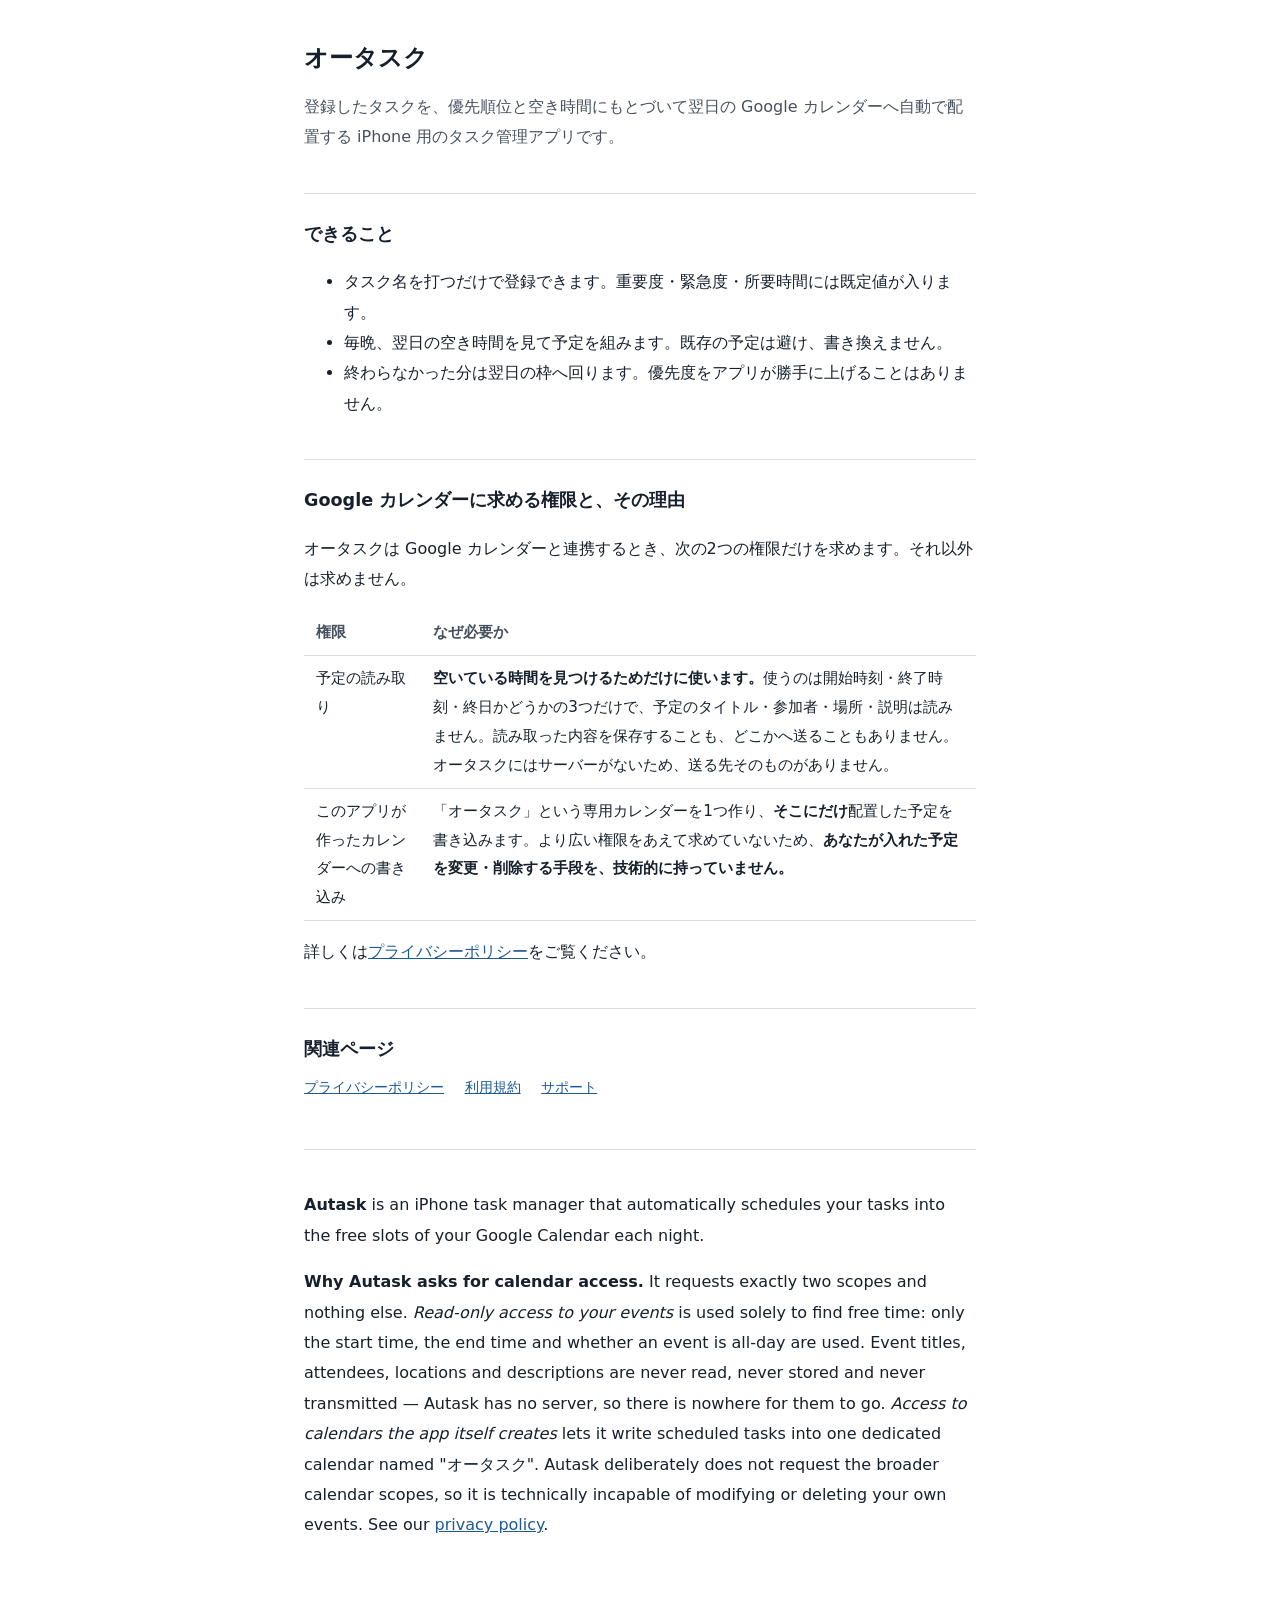
<file: index.html>
<!doctype html>
<html lang="ja">
<head>
<meta charset="utf-8">
<meta name="viewport" content="width=device-width, initial-scale=1">
<title>オータスク（Autask）</title>
<link rel="stylesheet" href="./style.css">
</head>
<body>
<h1>オータスク</h1>
<p class="lead">登録したタスクを、優先順位と空き時間にもとづいて翌日の Google カレンダーへ自動で配置する iPhone 用のタスク管理アプリです。</p>

<h2>できること</h2>
<ul>
  <li>タスク名を打つだけで登録できます。重要度・緊急度・所要時間には既定値が入ります。</li>
  <li>毎晩、翌日の空き時間を見て予定を組みます。既存の予定は避け、書き換えません。</li>
  <li>終わらなかった分は翌日の枠へ回ります。優先度をアプリが勝手に上げることはありません。</li>
</ul>

<h2>Google カレンダーに求める権限と、その理由</h2>
<p>オータスクは Google カレンダーと連携するとき、次の2つの権限だけを求めます。それ以外は求めません。</p>
<table>
  <tr><th>権限</th><th>なぜ必要か</th></tr>
  <tr>
    <td>予定の読み取り</td>
    <td><strong>空いている時間を見つけるためだけに使います。</strong>使うのは開始時刻・終了時刻・終日かどうかの3つだけで、予定のタイトル・参加者・場所・説明は読みません。読み取った内容を保存することも、どこかへ送ることもありません。オータスクにはサーバーがないため、送る先そのものがありません。</td>
  </tr>
  <tr>
    <td>このアプリが作ったカレンダーへの書き込み</td>
    <td>「オータスク」という専用カレンダーを1つ作り、<strong>そこにだけ</strong>配置した予定を書き込みます。より広い権限をあえて求めていないため、<strong>あなたが入れた予定を変更・削除する手段を、技術的に持っていません。</strong></td>
  </tr>
</table>
<p>詳しくは<a href="https://autask.takec02.com/privacy.html">プライバシーポリシー</a>をご覧ください。</p>

<h2>関連ページ</h2>
<nav>
  <a href="https://autask.takec02.com/privacy.html">プライバシーポリシー</a>
  <a href="https://autask.takec02.com/terms.html">利用規約</a>
  <a href="https://autask.takec02.com/support.html">サポート</a>
</nav>

<div class="en">
<p><strong>Autask</strong> is an iPhone task manager that automatically schedules your tasks into the free slots of your Google Calendar each night.</p>
<p><strong>Why Autask asks for calendar access.</strong> It requests exactly two scopes and nothing else. <em>Read-only access to your events</em> is used solely to find free time: only the start time, the end time and whether an event is all-day are used. Event titles, attendees, locations and descriptions are never read, never stored and never transmitted — Autask has no server, so there is nowhere for them to go. <em>Access to calendars the app itself creates</em> lets it write scheduled tasks into one dedicated calendar named "オータスク". Autask deliberately does not request the broader calendar scopes, so it is technically incapable of modifying or deleting your own events. See our <a href="https://autask.takec02.com/privacy.html">privacy policy</a>.</p>
</div>
</body>
</html>
</file>
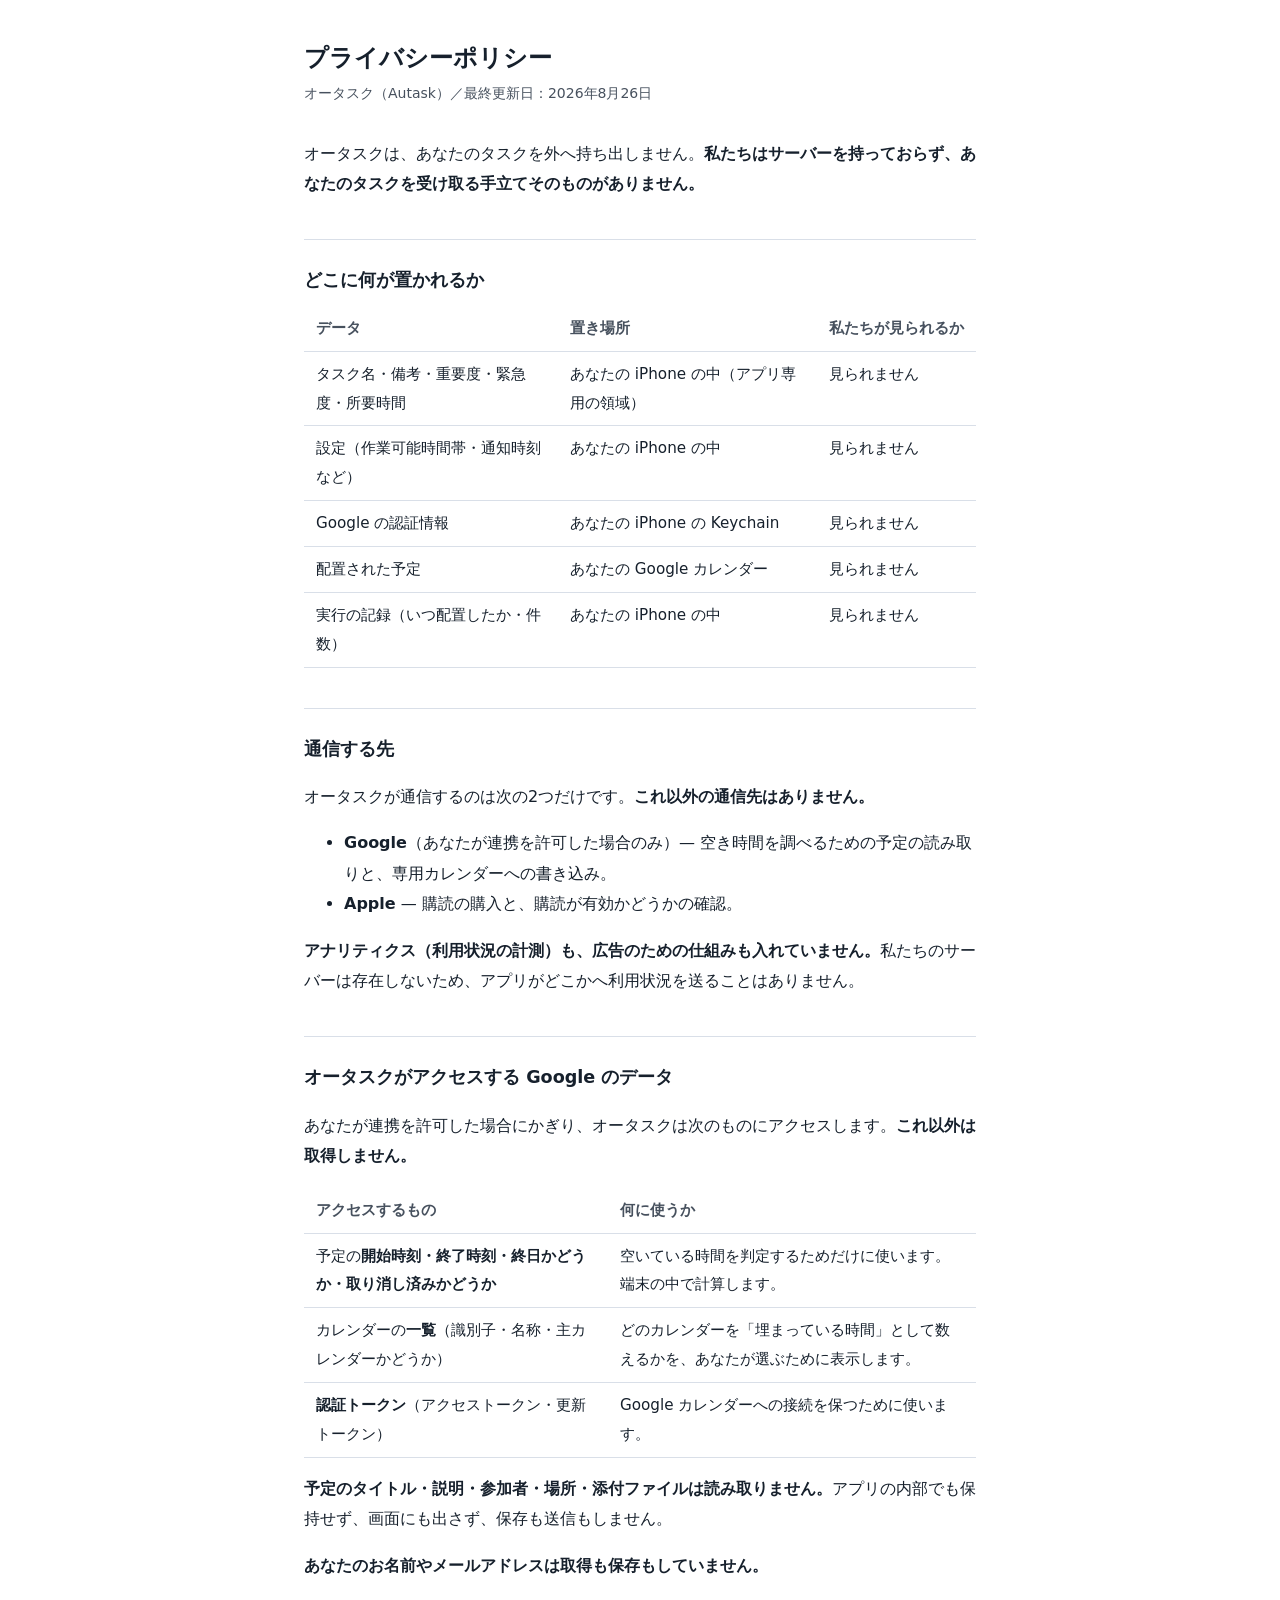
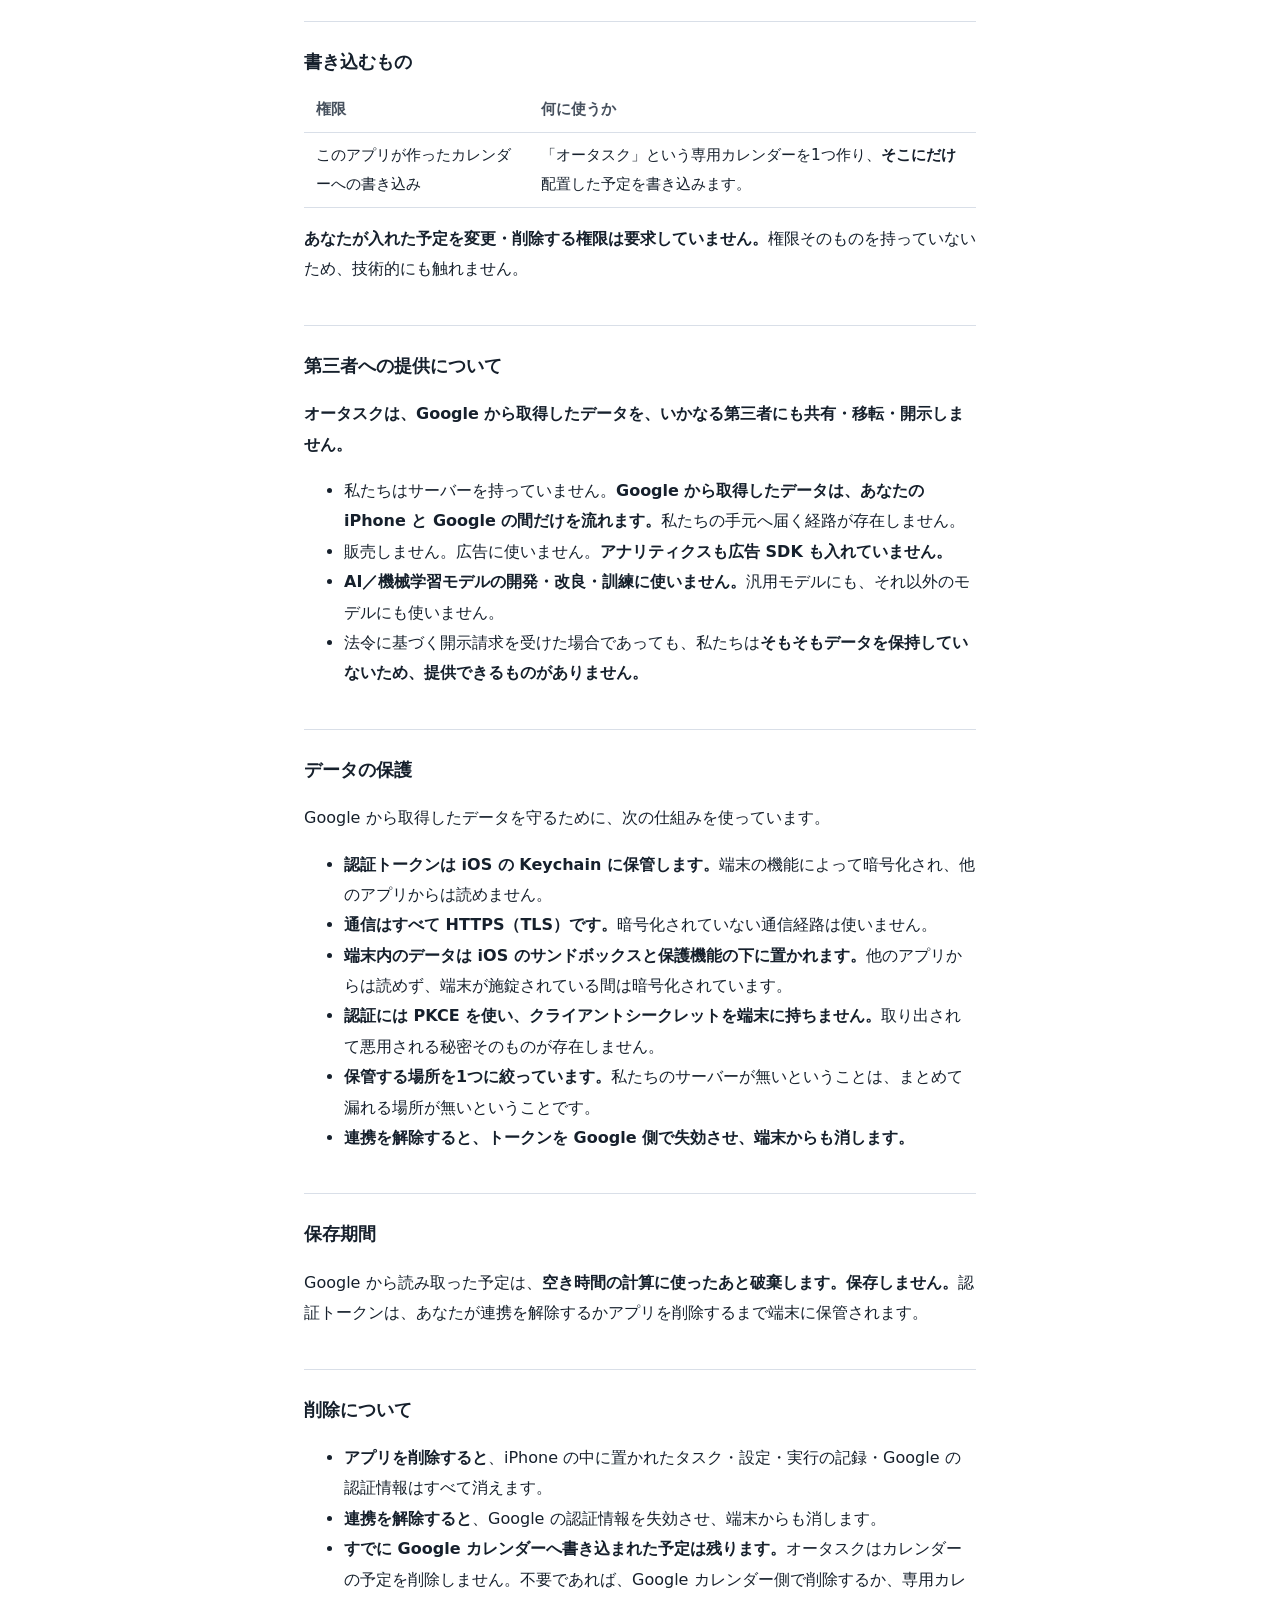
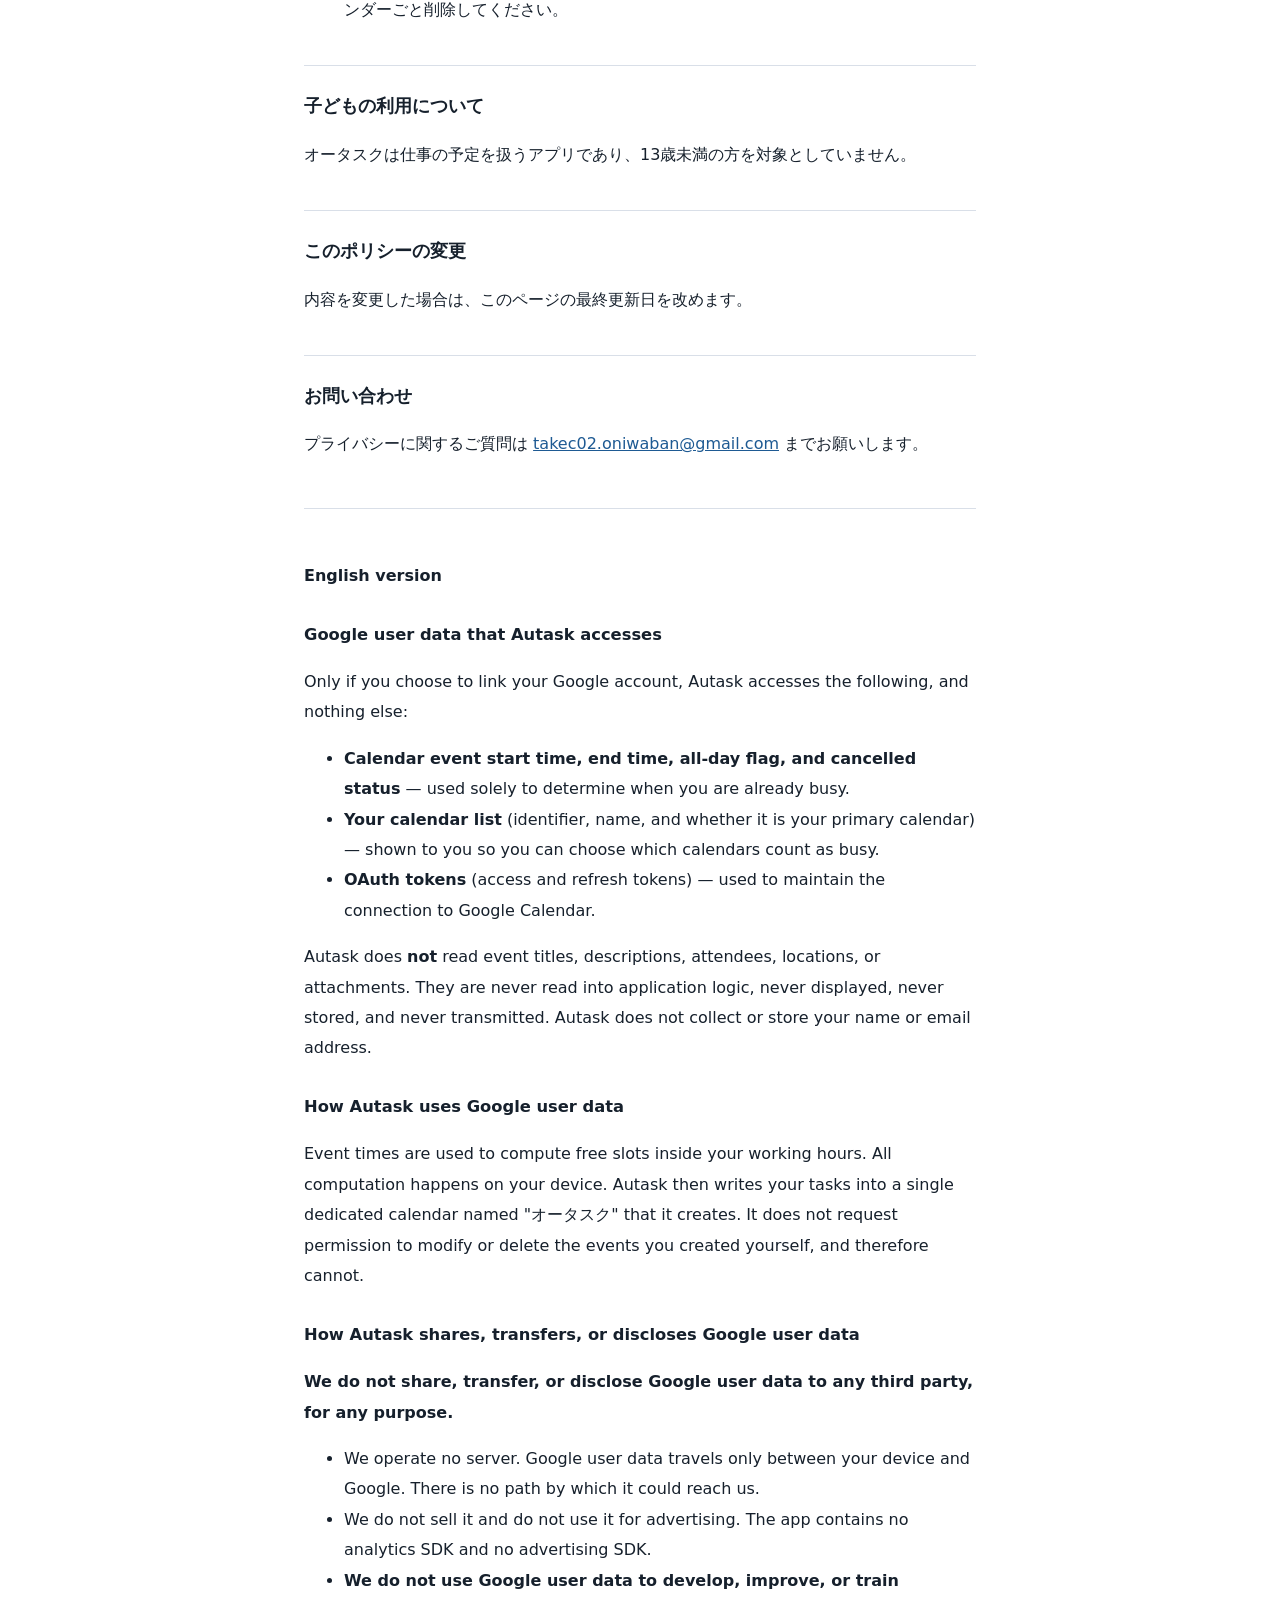
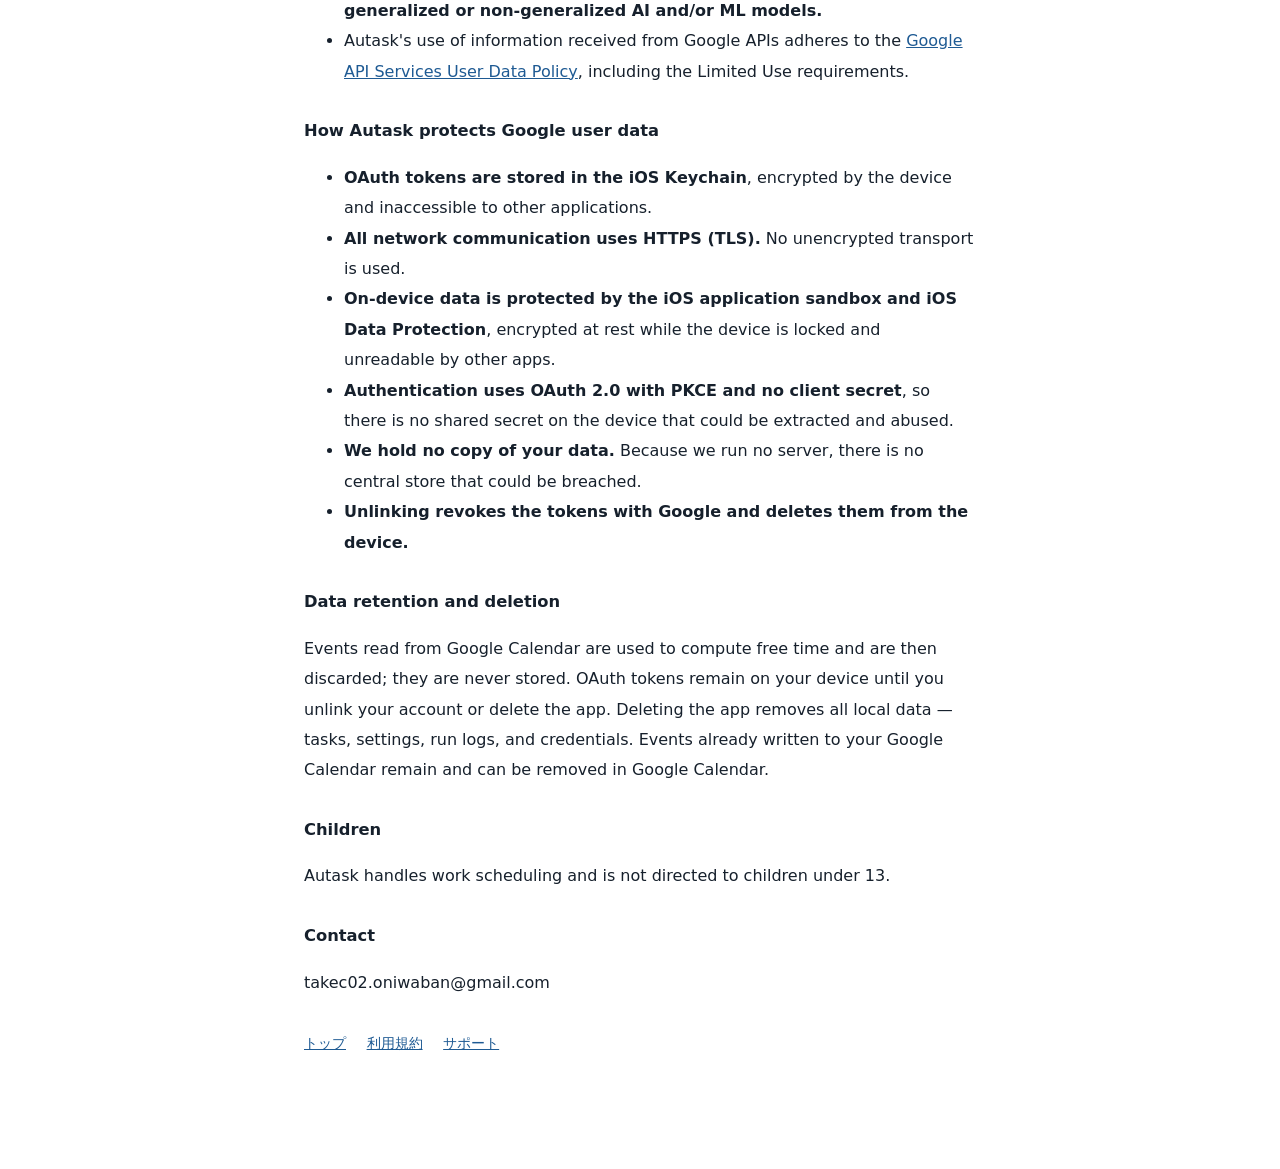
<file: privacy.html>
<!doctype html>
<html lang="ja">
<head>
<meta charset="utf-8">
<meta name="viewport" content="width=device-width, initial-scale=1">
<title>プライバシーポリシー — オータスク</title>
<link rel="stylesheet" href="./style.css">
</head>
<body>
<h1>プライバシーポリシー</h1>
<p class="updated">オータスク（Autask）／最終更新日：2026年8月26日</p>

<p>オータスクは、あなたのタスクを外へ持ち出しません。<strong>私たちはサーバーを持っておらず、あなたのタスクを受け取る手立てそのものがありません。</strong></p>

<h2>どこに何が置かれるか</h2>
<div class="scroll">
<table>
  <tr><th>データ</th><th>置き場所</th><th>私たちが見られるか</th></tr>
  <tr><td>タスク名・備考・重要度・緊急度・所要時間</td><td>あなたの iPhone の中（アプリ専用の領域）</td><td>見られません</td></tr>
  <tr><td>設定（作業可能時間帯・通知時刻など）</td><td>あなたの iPhone の中</td><td>見られません</td></tr>
  <tr><td>Google の認証情報</td><td>あなたの iPhone の Keychain</td><td>見られません</td></tr>
  <tr><td>配置された予定</td><td>あなたの Google カレンダー</td><td>見られません</td></tr>
  <tr><td>実行の記録（いつ配置したか・件数）</td><td>あなたの iPhone の中</td><td>見られません</td></tr>
</table>
</div>

<h2>通信する先</h2>
<p>オータスクが通信するのは次の2つだけです。<strong>これ以外の通信先はありません。</strong></p>
<ul>
  <li><strong>Google</strong>（あなたが連携を許可した場合のみ）— 空き時間を調べるための予定の読み取りと、専用カレンダーへの書き込み。</li>
  <li><strong>Apple</strong> — 購読の購入と、購読が有効かどうかの確認。</li>
</ul>
<p><strong>アナリティクス（利用状況の計測）も、広告のための仕組みも入れていません。</strong>私たちのサーバーは存在しないため、アプリがどこかへ利用状況を送ることはありません。</p>

<h2>オータスクがアクセスする Google のデータ</h2>
<p>あなたが連携を許可した場合にかぎり、オータスクは次のものにアクセスします。<strong>これ以外は取得しません。</strong></p>
<div class="scroll">
<table>
  <tr><th>アクセスするもの</th><th>何に使うか</th></tr>
  <tr><td>予定の<strong>開始時刻・終了時刻・終日かどうか・取り消し済みかどうか</strong></td><td>空いている時間を判定するためだけに使います。端末の中で計算します。</td></tr>
  <tr><td>カレンダーの<strong>一覧</strong>（識別子・名称・主カレンダーかどうか）</td><td>どのカレンダーを「埋まっている時間」として数えるかを、あなたが選ぶために表示します。</td></tr>
  <tr><td><strong>認証トークン</strong>（アクセストークン・更新トークン）</td><td>Google カレンダーへの接続を保つために使います。</td></tr>
</table>
</div>
<p><strong>予定のタイトル・説明・参加者・場所・添付ファイルは読み取りません。</strong>アプリの内部でも保持せず、画面にも出さず、保存も送信もしません。</p>
<p><strong>あなたのお名前やメールアドレスは取得も保存もしていません。</strong></p>

<h2>書き込むもの</h2>
<div class="scroll">
<table>
  <tr><th>権限</th><th>何に使うか</th></tr>
  <tr><td>このアプリが作ったカレンダーへの書き込み</td><td>「オータスク」という専用カレンダーを1つ作り、<strong>そこにだけ</strong>配置した予定を書き込みます。</td></tr>
</table>
</div>
<p><strong>あなたが入れた予定を変更・削除する権限は要求していません。</strong>権限そのものを持っていないため、技術的にも触れません。</p>

<h2>第三者への提供について</h2>
<p><strong>オータスクは、Google から取得したデータを、いかなる第三者にも共有・移転・開示しません。</strong></p>
<ul>
  <li>私たちはサーバーを持っていません。<strong>Google から取得したデータは、あなたの iPhone と Google の間だけを流れます。</strong>私たちの手元へ届く経路が存在しません。</li>
  <li>販売しません。広告に使いません。<strong>アナリティクスも広告 SDK も入れていません。</strong></li>
  <li><strong>AI／機械学習モデルの開発・改良・訓練に使いません。</strong>汎用モデルにも、それ以外のモデルにも使いません。</li>
  <li>法令に基づく開示請求を受けた場合であっても、私たちは<strong>そもそもデータを保持していないため、提供できるものがありません。</strong></li>
</ul>

<h2>データの保護</h2>
<p>Google から取得したデータを守るために、次の仕組みを使っています。</p>
<ul>
  <li><strong>認証トークンは iOS の Keychain に保管します。</strong>端末の機能によって暗号化され、他のアプリからは読めません。</li>
  <li><strong>通信はすべて HTTPS（TLS）です。</strong>暗号化されていない通信経路は使いません。</li>
  <li><strong>端末内のデータは iOS のサンドボックスと保護機能の下に置かれます。</strong>他のアプリからは読めず、端末が施錠されている間は暗号化されています。</li>
  <li><strong>認証には PKCE を使い、クライアントシークレットを端末に持ちません。</strong>取り出されて悪用される秘密そのものが存在しません。</li>
  <li><strong>保管する場所を1つに絞っています。</strong>私たちのサーバーが無いということは、まとめて漏れる場所が無いということです。</li>
  <li><strong>連携を解除すると、トークンを Google 側で失効させ、端末からも消します。</strong></li>
</ul>

<h2>保存期間</h2>
<p>Google から読み取った予定は、<strong>空き時間の計算に使ったあと破棄します。保存しません。</strong>認証トークンは、あなたが連携を解除するかアプリを削除するまで端末に保管されます。</p>

<h2>削除について</h2>
<ul>
  <li><strong>アプリを削除すると</strong>、iPhone の中に置かれたタスク・設定・実行の記録・Google の認証情報はすべて消えます。</li>
  <li><strong>連携を解除すると</strong>、Google の認証情報を失効させ、端末からも消します。</li>
  <li><strong>すでに Google カレンダーへ書き込まれた予定は残ります。</strong>オータスクはカレンダーの予定を削除しません。不要であれば、Google カレンダー側で削除するか、専用カレンダーごと削除してください。</li>
</ul>

<h2>子どもの利用について</h2>
<p>オータスクは仕事の予定を扱うアプリであり、13歳未満の方を対象としていません。</p>

<h2>このポリシーの変更</h2>
<p>内容を変更した場合は、このページの最終更新日を改めます。</p>

<h2>お問い合わせ</h2>
<p>プライバシーに関するご質問は <a href="mailto:takec02.oniwaban@gmail.com">takec02.oniwaban@gmail.com</a> までお願いします。</p>

<div class="en">
<h3>English version</h3>

<h4>Google user data that Autask accesses</h4>
<p>Only if you choose to link your Google account, Autask accesses the following, and nothing else:</p>
<ul>
  <li><strong>Calendar event start time, end time, all-day flag, and cancelled status</strong> — used solely to determine when you are already busy.</li>
  <li><strong>Your calendar list</strong> (identifier, name, and whether it is your primary calendar) — shown to you so you can choose which calendars count as busy.</li>
  <li><strong>OAuth tokens</strong> (access and refresh tokens) — used to maintain the connection to Google Calendar.</li>
</ul>
<p>Autask does <strong>not</strong> read event titles, descriptions, attendees, locations, or attachments. They are never read into application logic, never displayed, never stored, and never transmitted. Autask does not collect or store your name or email address.</p>

<h4>How Autask uses Google user data</h4>
<p>Event times are used to compute free slots inside your working hours. All computation happens on your device. Autask then writes your tasks into a single dedicated calendar named "オータスク" that it creates. It does not request permission to modify or delete the events you created yourself, and therefore cannot.</p>

<h4>How Autask shares, transfers, or discloses Google user data</h4>
<p><strong>We do not share, transfer, or disclose Google user data to any third party, for any purpose.</strong></p>
<ul>
  <li>We operate no server. Google user data travels only between your device and Google. There is no path by which it could reach us.</li>
  <li>We do not sell it and do not use it for advertising. The app contains no analytics SDK and no advertising SDK.</li>
  <li><strong>We do not use Google user data to develop, improve, or train generalized or non-generalized AI and/or ML models.</strong></li>
  <li>Autask's use of information received from Google APIs adheres to the <a href="https://developers.google.com/terms/api-services-user-data-policy">Google API Services User Data Policy</a>, including the Limited Use requirements.</li>
</ul>

<h4>How Autask protects Google user data</h4>
<ul>
  <li><strong>OAuth tokens are stored in the iOS Keychain</strong>, encrypted by the device and inaccessible to other applications.</li>
  <li><strong>All network communication uses HTTPS (TLS).</strong> No unencrypted transport is used.</li>
  <li><strong>On-device data is protected by the iOS application sandbox and iOS Data Protection</strong>, encrypted at rest while the device is locked and unreadable by other apps.</li>
  <li><strong>Authentication uses OAuth 2.0 with PKCE and no client secret</strong>, so there is no shared secret on the device that could be extracted and abused.</li>
  <li><strong>We hold no copy of your data.</strong> Because we run no server, there is no central store that could be breached.</li>
  <li><strong>Unlinking revokes the tokens with Google and deletes them from the device.</strong></li>
</ul>

<h4>Data retention and deletion</h4>
<p>Events read from Google Calendar are used to compute free time and are then discarded; they are never stored. OAuth tokens remain on your device until you unlink your account or delete the app. Deleting the app removes all local data — tasks, settings, run logs, and credentials. Events already written to your Google Calendar remain and can be removed in Google Calendar.</p>

<h4>Children</h4>
<p>Autask handles work scheduling and is not directed to children under 13.</p>

<h4>Contact</h4>
<p>takec02.oniwaban@gmail.com</p>
</div>

<nav style="margin-top:2rem">
  <a href="./index.html">トップ</a>
  <a href="./terms.html">利用規約</a>
  <a href="./support.html">サポート</a>
</nav>
</body>
</html>
</file>
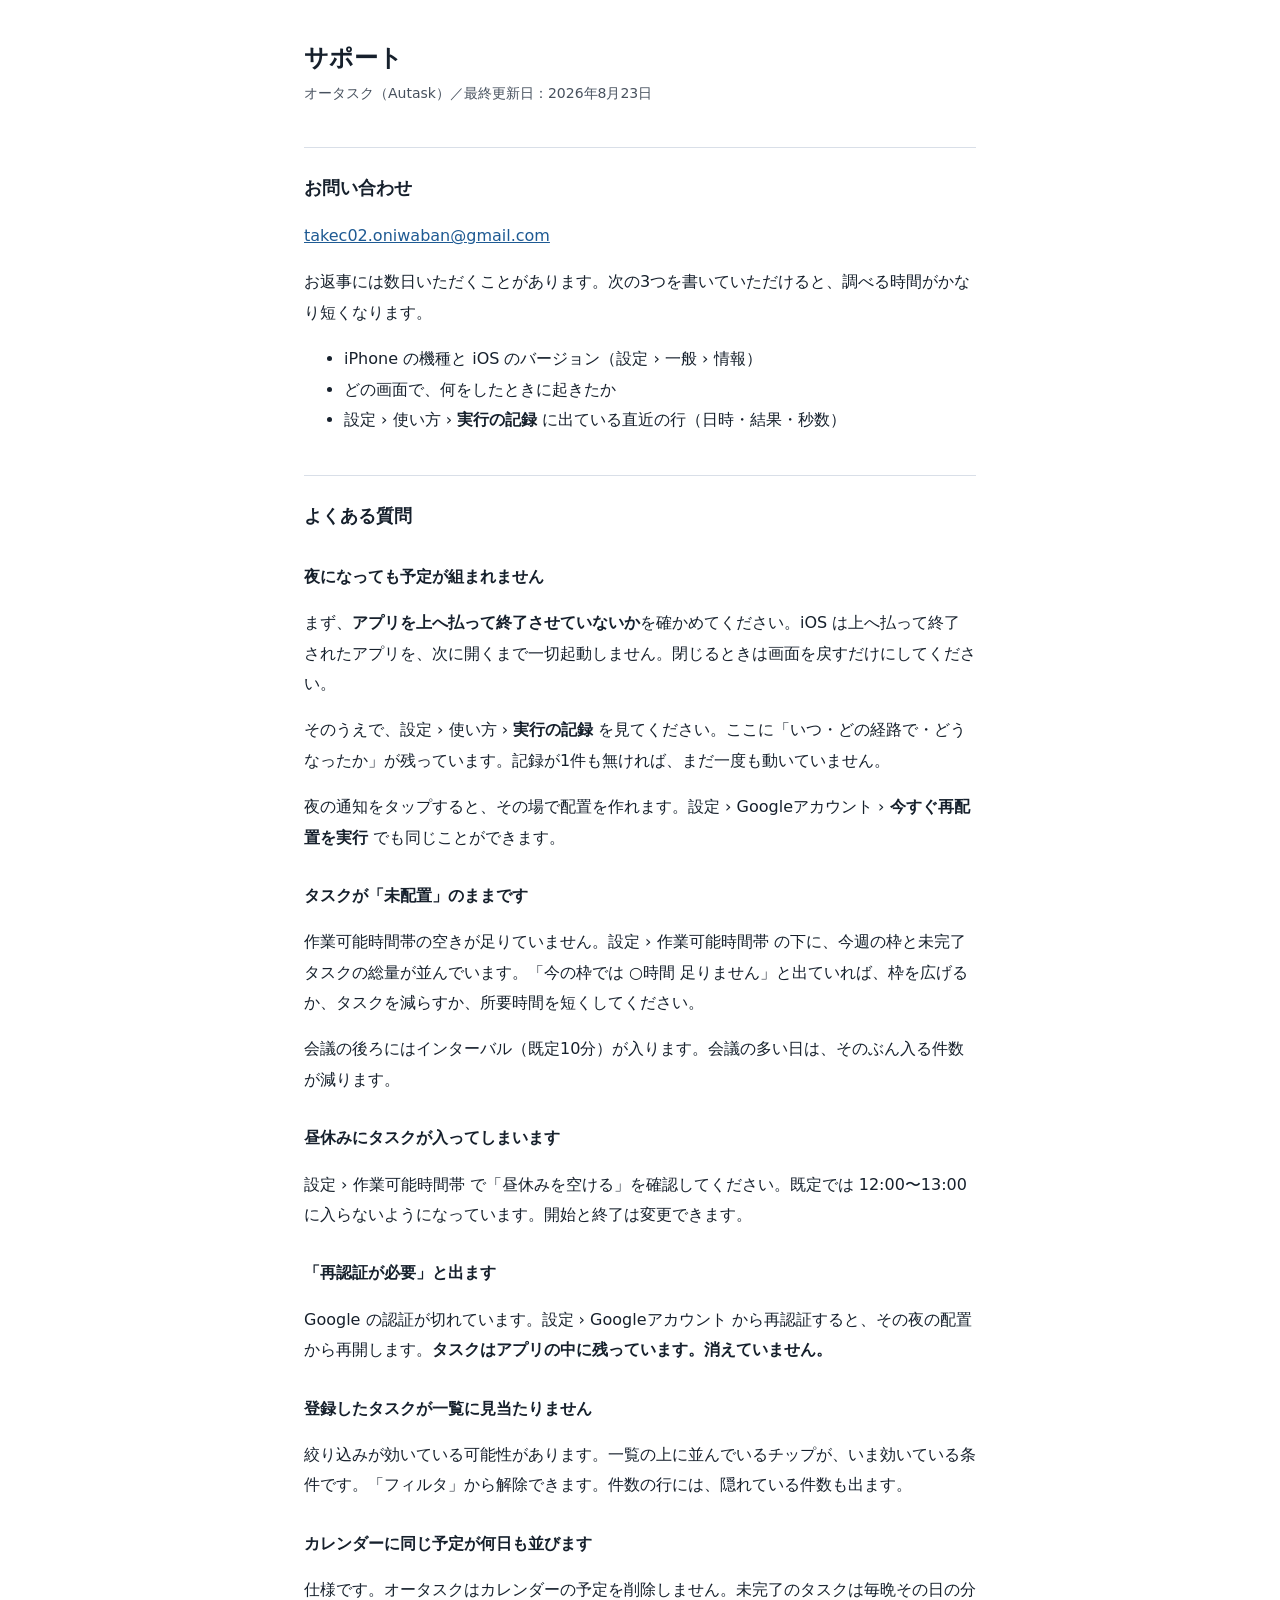
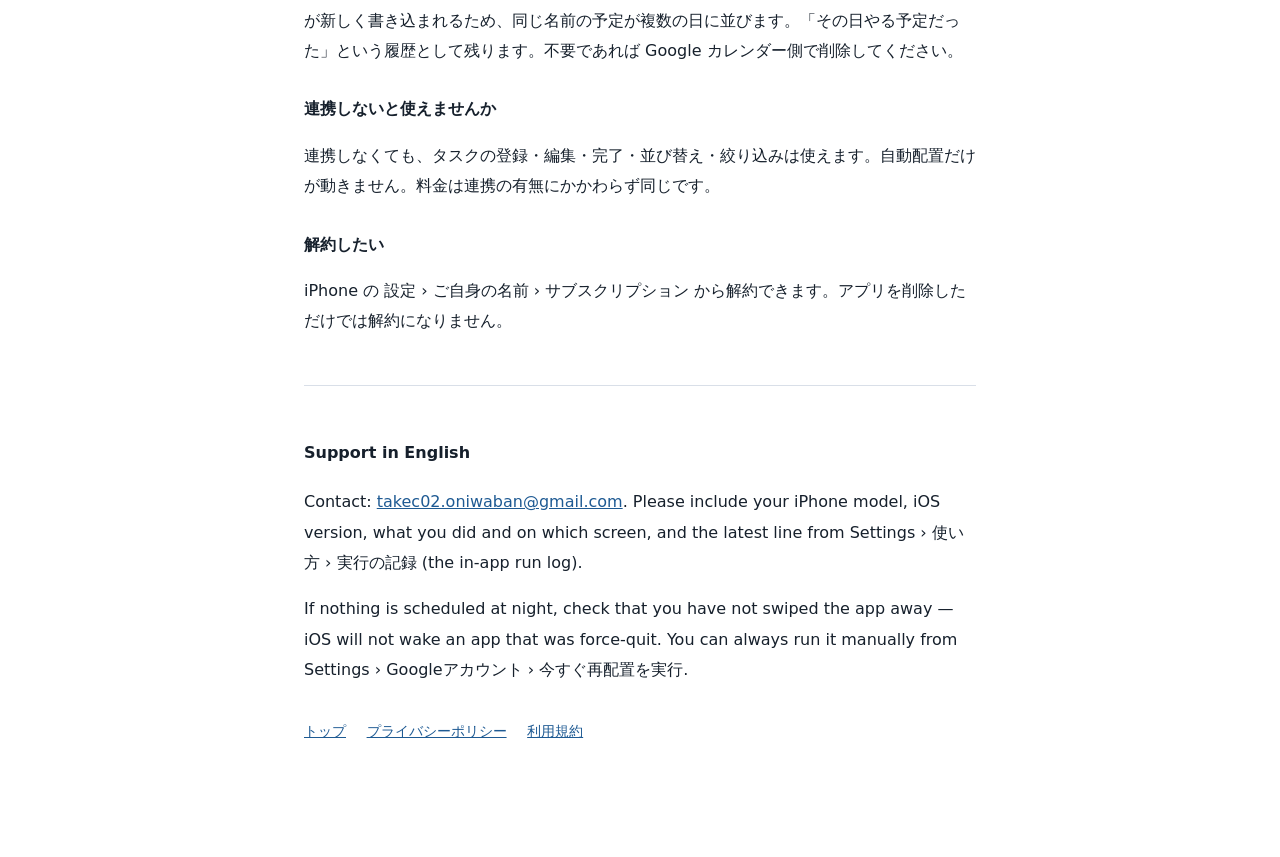
<file: support.html>
<!doctype html>
<html lang="ja">
<head>
<meta charset="utf-8">
<meta name="viewport" content="width=device-width, initial-scale=1">
<title>サポート — オータスク</title>
<link rel="stylesheet" href="./style.css">
</head>
<body>
<h1>サポート</h1>
<p class="updated">オータスク（Autask）／最終更新日：2026年8月23日</p>

<h2>お問い合わせ</h2>
<p><a href="mailto:takec02.oniwaban@gmail.com">takec02.oniwaban@gmail.com</a></p>
<p>お返事には数日いただくことがあります。次の3つを書いていただけると、調べる時間がかなり短くなります。</p>
<ul>
  <li>iPhone の機種と iOS のバージョン（設定 › 一般 › 情報）</li>
  <li>どの画面で、何をしたときに起きたか</li>
  <li>設定 › 使い方 › <strong>実行の記録</strong> に出ている直近の行（日時・結果・秒数）</li>
</ul>

<h2>よくある質問</h2>

<h3>夜になっても予定が組まれません</h3>
<p>まず、<strong>アプリを上へ払って終了させていないか</strong>を確かめてください。iOS は上へ払って終了されたアプリを、次に開くまで一切起動しません。閉じるときは画面を戻すだけにしてください。</p>
<p>そのうえで、設定 › 使い方 › <strong>実行の記録</strong> を見てください。ここに「いつ・どの経路で・どうなったか」が残っています。記録が1件も無ければ、まだ一度も動いていません。</p>
<p>夜の通知をタップすると、その場で配置を作れます。設定 › Googleアカウント › <strong>今すぐ再配置を実行</strong> でも同じことができます。</p>

<h3>タスクが「未配置」のままです</h3>
<p>作業可能時間帯の空きが足りていません。設定 › 作業可能時間帯 の下に、今週の枠と未完了タスクの総量が並んでいます。「今の枠では ○時間 足りません」と出ていれば、枠を広げるか、タスクを減らすか、所要時間を短くしてください。</p>
<p>会議の後ろにはインターバル（既定10分）が入ります。会議の多い日は、そのぶん入る件数が減ります。</p>

<h3>昼休みにタスクが入ってしまいます</h3>
<p>設定 › 作業可能時間帯 で「昼休みを空ける」を確認してください。既定では 12:00〜13:00 に入らないようになっています。開始と終了は変更できます。</p>

<h3>「再認証が必要」と出ます</h3>
<p>Google の認証が切れています。設定 › Googleアカウント から再認証すると、その夜の配置から再開します。<strong>タスクはアプリの中に残っています。消えていません。</strong></p>

<h3>登録したタスクが一覧に見当たりません</h3>
<p>絞り込みが効いている可能性があります。一覧の上に並んでいるチップが、いま効いている条件です。「フィルタ」から解除できます。件数の行には、隠れている件数も出ます。</p>

<h3>カレンダーに同じ予定が何日も並びます</h3>
<p>仕様です。オータスクはカレンダーの予定を削除しません。未完了のタスクは毎晩その日の分が新しく書き込まれるため、同じ名前の予定が複数の日に並びます。「その日やる予定だった」という履歴として残ります。不要であれば Google カレンダー側で削除してください。</p>

<h3>連携しないと使えませんか</h3>
<p>連携しなくても、タスクの登録・編集・完了・並び替え・絞り込みは使えます。自動配置だけが動きません。料金は連携の有無にかかわらず同じです。</p>

<h3>解約したい</h3>
<p>iPhone の 設定 › ご自身の名前 › サブスクリプション から解約できます。アプリを削除しただけでは解約になりません。</p>

<div class="en">
<h3>Support in English</h3>
<p>Contact: <a href="mailto:takec02.oniwaban@gmail.com">takec02.oniwaban@gmail.com</a>. Please include your iPhone model, iOS version, what you did and on which screen, and the latest line from Settings › 使い方 › 実行の記録 (the in-app run log).</p>
<p>If nothing is scheduled at night, check that you have not swiped the app away — iOS will not wake an app that was force-quit. You can always run it manually from Settings › Googleアカウント › 今すぐ再配置を実行.</p>
</div>

<nav style="margin-top:2rem">
  <a href="./index.html">トップ</a>
  <a href="./privacy.html">プライバシーポリシー</a>
  <a href="./terms.html">利用規約</a>
</nav>
</body>
</html>
</file>
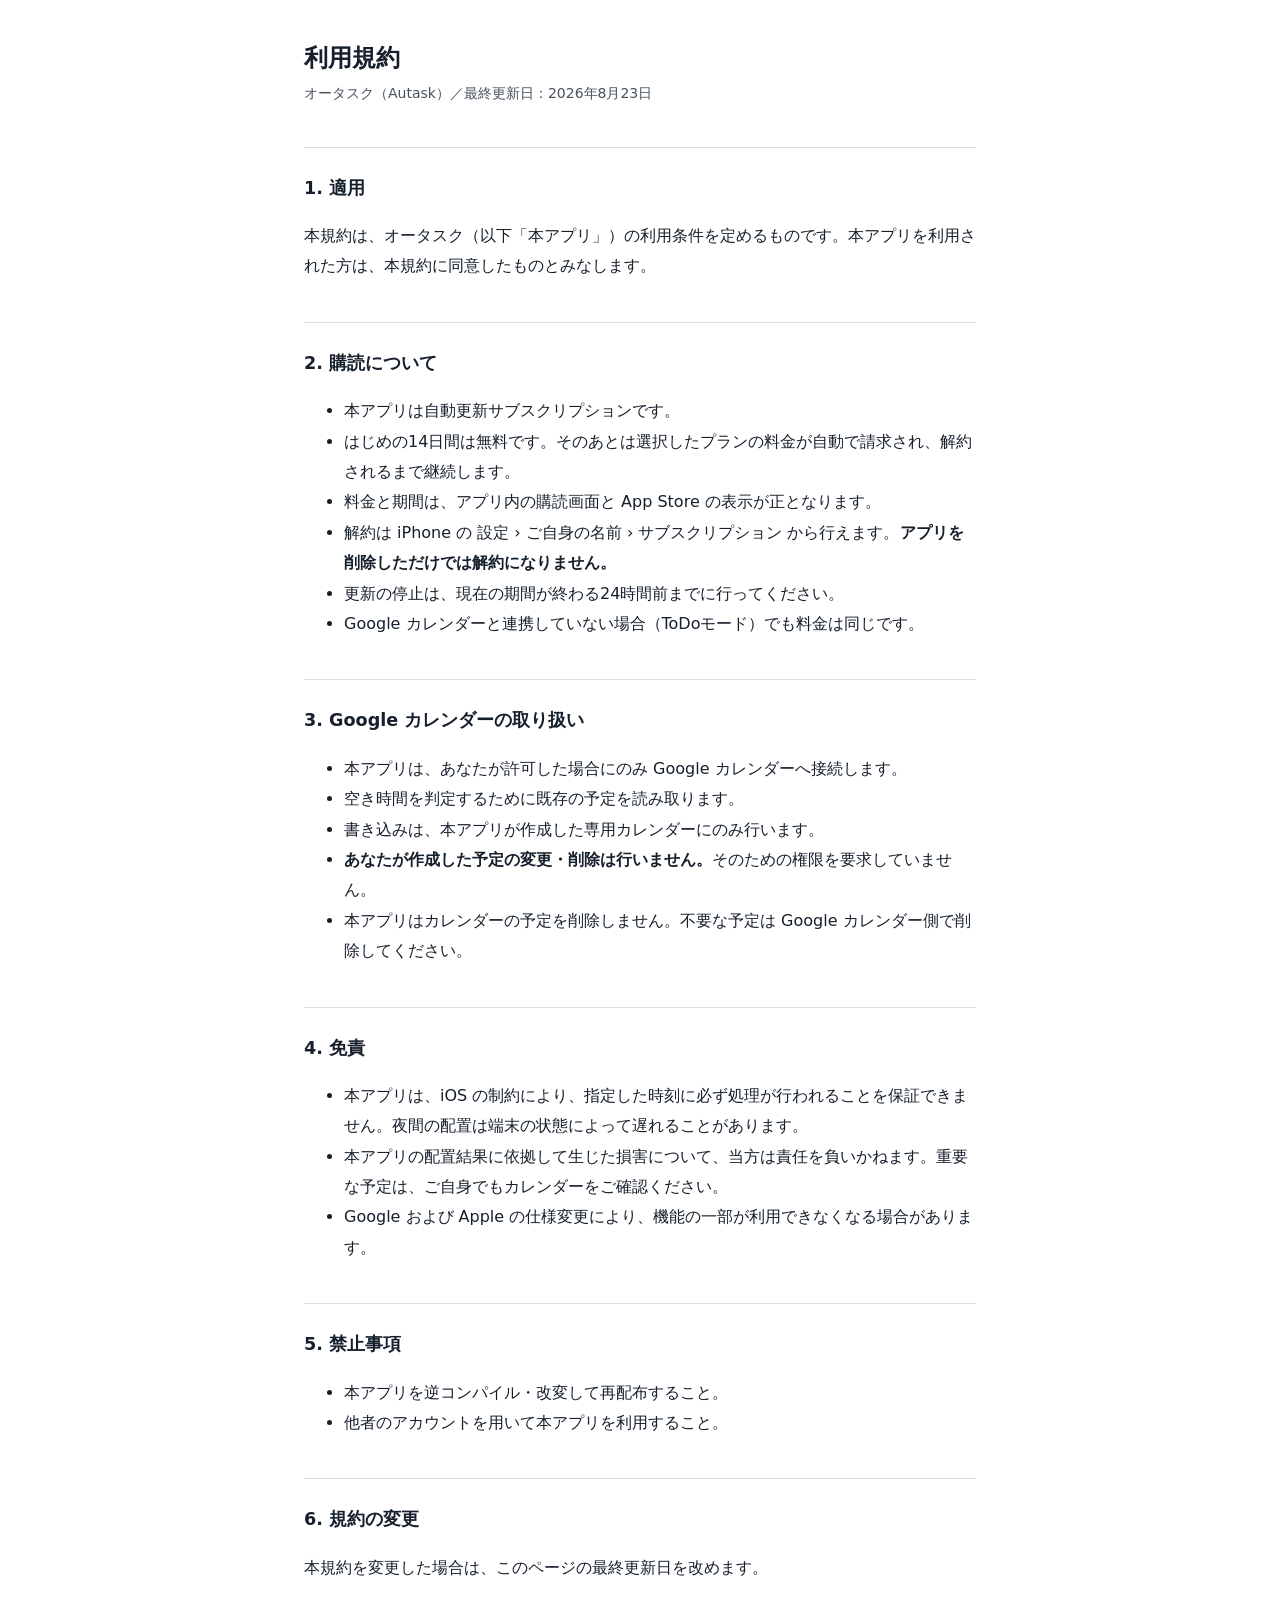
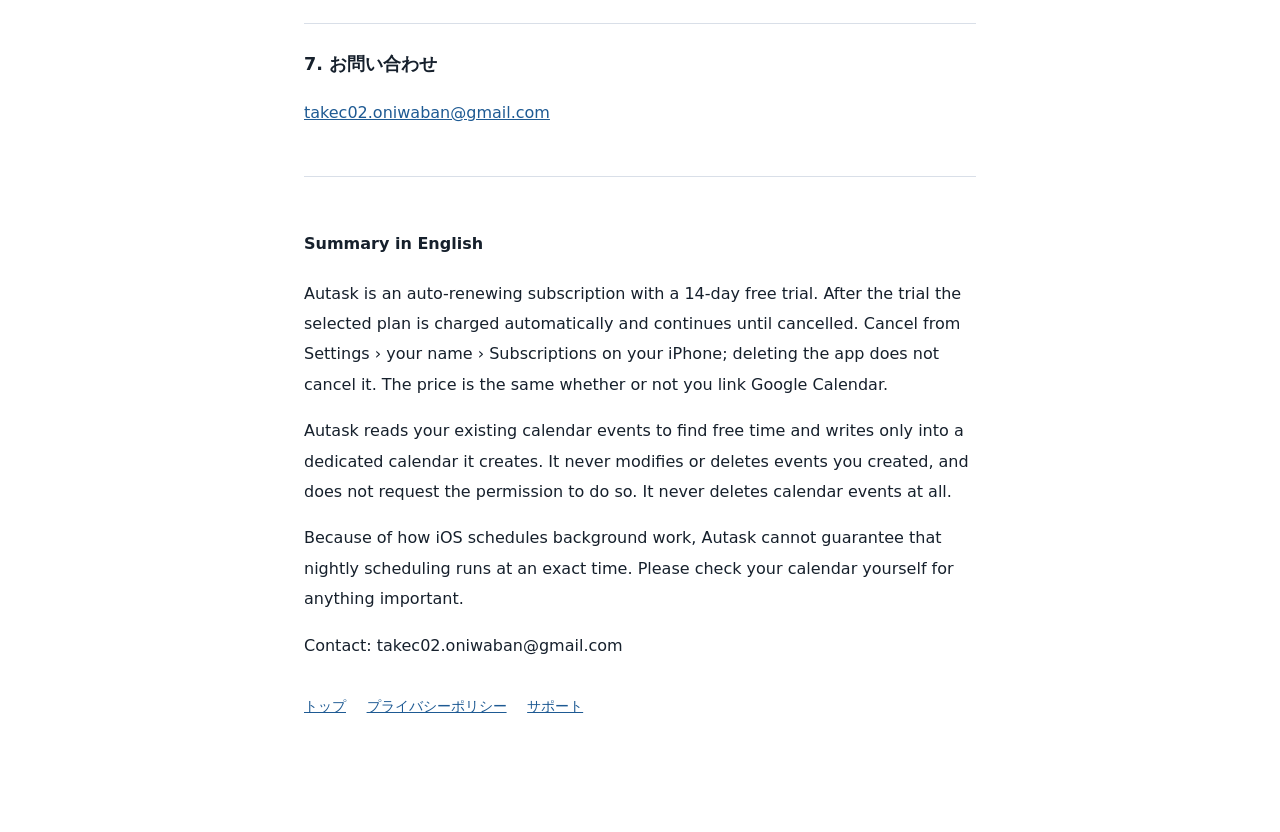
<file: terms.html>
<!doctype html>
<html lang="ja">
<head>
<meta charset="utf-8">
<meta name="viewport" content="width=device-width, initial-scale=1">
<title>利用規約 — オータスク</title>
<link rel="stylesheet" href="./style.css">
</head>
<body>
<h1>利用規約</h1>
<p class="updated">オータスク（Autask）／最終更新日：2026年8月23日</p>

<h2>1. 適用</h2>
<p>本規約は、オータスク（以下「本アプリ」）の利用条件を定めるものです。本アプリを利用された方は、本規約に同意したものとみなします。</p>

<h2>2. 購読について</h2>
<ul>
  <li>本アプリは自動更新サブスクリプションです。</li>
  <li>はじめの14日間は無料です。そのあとは選択したプランの料金が自動で請求され、解約されるまで継続します。</li>
  <li>料金と期間は、アプリ内の購読画面と App Store の表示が正となります。</li>
  <li>解約は iPhone の 設定 › ご自身の名前 › サブスクリプション から行えます。<strong>アプリを削除しただけでは解約になりません。</strong></li>
  <li>更新の停止は、現在の期間が終わる24時間前までに行ってください。</li>
  <li>Google カレンダーと連携していない場合（ToDoモード）でも料金は同じです。</li>
</ul>

<h2>3. Google カレンダーの取り扱い</h2>
<ul>
  <li>本アプリは、あなたが許可した場合にのみ Google カレンダーへ接続します。</li>
  <li>空き時間を判定するために既存の予定を読み取ります。</li>
  <li>書き込みは、本アプリが作成した専用カレンダーにのみ行います。</li>
  <li><strong>あなたが作成した予定の変更・削除は行いません。</strong>そのための権限を要求していません。</li>
  <li>本アプリはカレンダーの予定を削除しません。不要な予定は Google カレンダー側で削除してください。</li>
</ul>

<h2>4. 免責</h2>
<ul>
  <li>本アプリは、iOS の制約により、指定した時刻に必ず処理が行われることを保証できません。夜間の配置は端末の状態によって遅れることがあります。</li>
  <li>本アプリの配置結果に依拠して生じた損害について、当方は責任を負いかねます。重要な予定は、ご自身でもカレンダーをご確認ください。</li>
  <li>Google および Apple の仕様変更により、機能の一部が利用できなくなる場合があります。</li>
</ul>

<h2>5. 禁止事項</h2>
<ul>
  <li>本アプリを逆コンパイル・改変して再配布すること。</li>
  <li>他者のアカウントを用いて本アプリを利用すること。</li>
</ul>

<h2>6. 規約の変更</h2>
<p>本規約を変更した場合は、このページの最終更新日を改めます。</p>

<h2>7. お問い合わせ</h2>
<p><a href="mailto:takec02.oniwaban@gmail.com">takec02.oniwaban@gmail.com</a></p>

<div class="en">
<h3>Summary in English</h3>
<p>Autask is an auto-renewing subscription with a 14-day free trial. After the trial the selected plan is charged automatically and continues until cancelled. Cancel from Settings › your name › Subscriptions on your iPhone; deleting the app does not cancel it. The price is the same whether or not you link Google Calendar.</p>
<p>Autask reads your existing calendar events to find free time and writes only into a dedicated calendar it creates. It never modifies or deletes events you created, and does not request the permission to do so. It never deletes calendar events at all.</p>
<p>Because of how iOS schedules background work, Autask cannot guarantee that nightly scheduling runs at an exact time. Please check your calendar yourself for anything important.</p>
<p>Contact: takec02.oniwaban@gmail.com</p>
</div>

<nav style="margin-top:2rem">
  <a href="./index.html">トップ</a>
  <a href="./privacy.html">プライバシーポリシー</a>
  <a href="./support.html">サポート</a>
</nav>
</body>
</html>
</file>
<file: style.css>
/* 審査員は端末のブラウザで開く。凝らないが、これだけは満たす。 */
:root {
  /* 暗い設定で白飛びさせない */
  color-scheme: light dark;
  --ink: #16202C;
  --ink-2: #47515E;
  --line: #D9DFE8;
  --bg: #FFFFFF;
  --accent: #1E5A93;
}
@media (prefers-color-scheme: dark) {
  :root {
    --ink: #E9EDF2;
    --ink-2: #B3C2D2;
    --line: #2C353F;
    --bg: #0F141A;
    --accent: #6FA6DC;
  }
}
body {
  font-family: -apple-system, "Hiragino Sans", system-ui, sans-serif;
  line-height: 1.9;
  max-width: 42rem;
  margin: 0 auto;
  padding: 2.5rem 1.25rem 5rem;
  color: var(--ink);
  background: var(--bg);
  -webkit-text-size-adjust: 100%;
}
h1 { font-size: 1.5rem; line-height: 1.5; margin: 0 0 .25rem; }
h2 { font-size: 1.1rem; margin: 2.5rem 0 .5rem; padding-top: 1.5rem; border-top: 1px solid var(--line); }
h3 { font-size: 1rem; margin: 1.75rem 0 .25rem; }
p, li { color: var(--ink); }
a { color: var(--accent); }
.updated { color: var(--ink-2); font-size: .875rem; margin: 0 0 2rem; }
.lead { color: var(--ink-2); }
.note { color: var(--ink-2); font-size: .9rem; }
/* 表を横にはみ出させない */
.scroll { overflow-x: auto; }
table { border-collapse: collapse; width: 100%; font-size: .95rem; }
th, td { text-align: left; padding: .5rem .75rem; border-bottom: 1px solid var(--line); vertical-align: top; }
th { color: var(--ink-2); font-weight: 600; white-space: nowrap; }
nav { margin-bottom: 2rem; font-size: .9rem; }
nav a { margin-right: 1rem; }
/* 英語版。**要約ではなく本文。**Google の審査担当が読むのはここなので、
   薄い小さな字にしない。日本語と同じ大きさで出す。 */
.en { margin-top: 3rem; padding-top: 1.5rem; border-top: 1px solid var(--line); }
.en h3 { margin-bottom: 1.2rem; }
.en h4 { margin: 1.8rem 0 .5rem; font-size: 1.02rem; }
</file>
